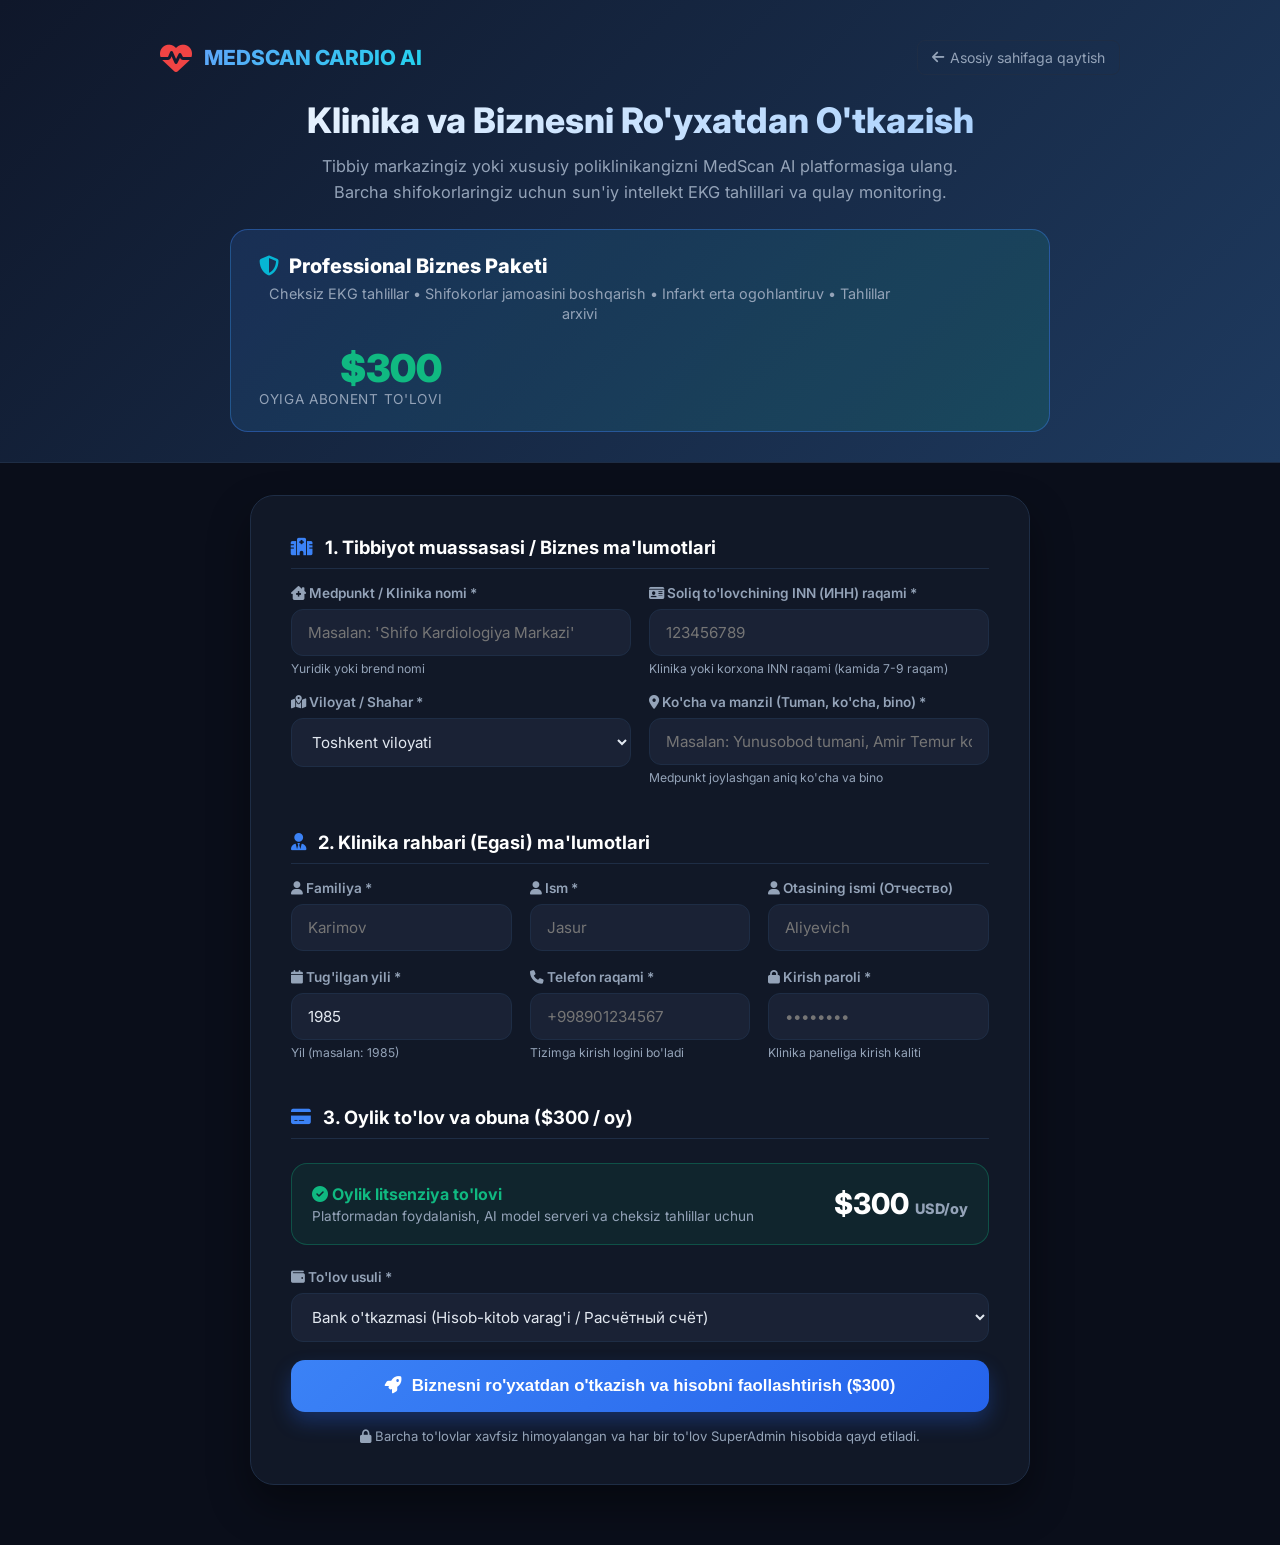
<file: static/register-clinic.html>
<!DOCTYPE html>
<html lang="uz">
<head>
<meta charset="UTF-8">
<meta name="viewport" content="width=device-width, initial-scale=1.0">
<title>Biznesni ulash ($300/oy) – MedScan Cardio AI</title>
<link rel="preconnect" href="https://fonts.googleapis.com">
<link href="https://fonts.googleapis.com/css2?family=Inter:wght@400;500;600;700;800&display=swap" rel="stylesheet">
<link rel="stylesheet" href="https://cdnjs.cloudflare.com/ajax/libs/font-awesome/6.5.1/css/all.min.css">
<style>
*{margin:0;padding:0;box-sizing:border-box}
:root{
  --bg:#0a0e1a;--surface:#111827;--surface2:#1a2235;--border:#1e2d45;
  --accent:#3b82f6;--accent2:#06b6d4;--success:#10b981;--warning:#f59e0b;
  --danger:#ef4444;--text:#e2e8f0;--muted:#94a3b8;
}
body{font-family:'Inter',sans-serif;background:var(--bg);color:var(--text);min-height:100vh;display:flex;flex-direction:column}

/* Header / Hero */
.header{
  background:linear-gradient(135deg,#0f172a 0%,#1e3a5f 100%);
  padding:40px 20px 30px;text-align:center;border-bottom:1px solid var(--border);position:relative;
}
.header-top{display:flex;align-items:center;justify-content:space-between;max-width:960px;margin:0 auto 24px}
.logo-brand{display:flex;align-items:center;gap:12px;text-decoration:none;color:var(--text)}
.logo-icon{font-size:2rem;color:#ef4444}
.logo-title{font-size:1.3rem;font-weight:800;background:linear-gradient(135deg,#60a5fa,#22d3ee);-webkit-background-clip:text;-webkit-text-fill-color:transparent}
.back-link{color:var(--muted);text-decoration:none;font-size:.88rem;display:flex;align-items:center;gap:6px;padding:8px 14px;border:1px solid var(--border);border-radius:8px;transition:.2s}
.back-link:hover{border-color:var(--accent);color:var(--accent)}

.header h1{font-size:2.2rem;font-weight:800;margin-bottom:12px;background:linear-gradient(135deg,#ffffff,#93c5fd);-webkit-background-clip:text;-webkit-text-fill-color:transparent}
.header p{color:var(--muted);max-width:640px;margin:0 auto;line-height:1.6;font-size:1.02rem}

/* Tariff Banner */
.tariff-banner{
  max-width:820px;margin:24px auto 0;
  background:linear-gradient(135deg,rgba(59,130,246,.15),rgba(16,185,129,.15));
  border:1px solid rgba(59,130,246,.4);border-radius:18px;padding:24px 28px;
  display:flex;align-items:center;justify-content:space-between;gap:20px;flex-wrap:wrap;
}
.tariff-info h3{font-size:1.25rem;font-weight:800;color:#fff;display:flex;align-items:center;gap:10px}
.tariff-info p{color:var(--muted);font-size:.9rem;margin-top:6px;line-height:1.4}
.tariff-price{text-align:right}
.tariff-price .price{font-size:2.4rem;font-weight:900;color:var(--success)}
.tariff-price .period{font-size:.85rem;color:var(--muted);text-transform:uppercase;letter-spacing:.05em}

/* Main Container */
.container{max-width:820px;margin:32px auto 60px;padding:0 20px;width:100%}
.form-card{background:var(--surface);border:1px solid var(--border);border-radius:24px;padding:40px;box-shadow:0 20px 40px rgba(0,0,0,.4)}

.section-title{
  display:flex;align-items:center;gap:12px;font-size:1.15rem;font-weight:700;
  color:#fff;margin:28px 0 16px;padding-bottom:10px;border-bottom:1px solid var(--border);
}
.section-title:first-of-type{margin-top:0}
.section-title i{color:var(--accent);font-size:1.1rem}

.grid-2{display:grid;grid-template-columns:1fr 1fr;gap:18px}
.grid-3{display:grid;grid-template-columns:1fr 1fr 1fr;gap:18px}
@media(max-width:680px){
  .grid-2,.grid-3{grid-template-columns:1fr}
  .form-card{padding:24px 18px}
  .tariff-banner{text-align:center;justify-content:center}
  .tariff-price{text-align:center}
}

.field{margin-bottom:18px}
.field label{display:block;font-size:.85rem;font-weight:600;color:var(--muted);margin-bottom:8px}
.field input,.field select,.field textarea{
  width:100%;padding:13px 16px;background:var(--surface2);border:1px solid var(--border);
  border-radius:12px;color:var(--text);font-size:.95rem;outline:none;font-family:inherit;transition:.2s
}
.field input:focus,.field select:focus,.field textarea:focus{border-color:var(--accent);box-shadow:0 0 0 3px rgba(59,130,246,.2)}
.field small{display:block;font-size:.76rem;color:var(--muted);margin-top:5px}

.payment-summary{
  background:rgba(16,185,129,.08);border:1px solid rgba(16,185,129,.3);
  border-radius:16px;padding:20px;margin:24px 0;display:flex;align-items:center;justify-content:space-between;gap:15px;flex-wrap:wrap;
}
.payment-summary-title{font-weight:700;font-size:1rem;color:var(--success)}
.payment-summary-desc{font-size:.85rem;color:var(--muted);margin-top:4px}
.payment-amount{font-size:1.8rem;font-weight:800;color:#fff}

.submit-btn{
  width:100%;padding:16px;background:linear-gradient(135deg,var(--accent),#2563eb);
  color:#fff;border:none;border-radius:14px;font-size:1.05rem;font-weight:700;
  cursor:pointer;transition:.2s;display:flex;align-items:center;justify-content:center;gap:10px;box-shadow:0 10px 20px rgba(37,99,235,.3);
}
.submit-btn:hover{background:linear-gradient(135deg,#2563eb,#1d4ed8);transform:translateY(-1px)}
.submit-btn:disabled{opacity:.6;cursor:not-allowed;transform:none}

.err-box{
  background:rgba(239,68,68,.12);border:1px solid rgba(239,68,68,.3);border-radius:12px;
  padding:14px 18px;color:#fca5a5;font-size:.9rem;margin-bottom:20px;display:none;align-items:center;gap:10px;
}

/* Success Card */
.success-card{
  display:none;background:var(--surface);border:1px solid rgba(16,185,129,.4);border-radius:24px;
  padding:48px 36px;text-align:center;box-shadow:0 20px 40px rgba(0,0,0,.5);
}
.success-icon{font-size:3.5rem;color:var(--success);margin-bottom:16px}
.success-card h2{font-size:1.8rem;font-weight:800;margin-bottom:12px;color:#fff}
.success-card p{color:var(--muted);font-size:1rem;line-height:1.6;max-width:540px;margin:0 auto 24px}
.success-details{
  background:var(--surface2);border:1px solid var(--border);border-radius:14px;
  padding:20px;max-width:480px;margin:0 auto 28px;text-align:left;font-size:.9rem;
}
.success-details-row{display:flex;justify-content:space-between;padding:8px 0;border-bottom:1px solid rgba(255,255,255,.05)}
.success-details-row:last-child{border-bottom:none}
.btn-dashboard{
  display:inline-flex;align-items:center;gap:10px;padding:14px 32px;
  background:var(--success);color:#fff;border-radius:12px;font-weight:700;
  text-decoration:none;font-size:1rem;transition:.2s;box-shadow:0 10px 20px rgba(16,185,129,.3);
}
.btn-dashboard:hover{background:#059669;transform:translateY(-1px)}
</style>
</head>
<body>

<header class="header">
  <div class="header-top">
    <a href="/" class="logo-brand">
      <i class="fa-solid fa-heart-pulse logo-icon"></i>
      <span class="logo-title">MEDSCAN CARDIO AI</span>
    </a>
    <a href="/" class="back-link"><i class="fa-solid fa-arrow-left"></i> Asosiy sahifaga qaytish</a>
  </div>

  <h1>Klinika va Biznesni Ro'yxatdan O'tkazish</h1>
  <p>Tibbiy markazingiz yoki xususiy poliklinikangizni MedScan AI platformasiga ulang. Barcha shifokorlaringiz uchun sun'iy intellekt EKG tahlillari va qulay monitoring.</p>

  <div class="tariff-banner">
    <div class="tariff-info">
      <h3><i class="fa-solid fa-shield-halved" style="color:var(--accent2)"></i> Professional Biznes Paketi</h3>
      <p>Cheksiz EKG tahlillar • Shifokorlar jamoasini boshqarish • Infarkt erta ogohlantiruv • Tahlillar arxivi</p>
    </div>
    <div class="tariff-price">
      <div class="price">$300</div>
      <div class="period">Oyiga abonent to'lovi</div>
    </div>
  </div>
</header>

<main class="container">
  <!-- Form Card -->
  <div class="form-card" id="formCard">
    <div class="err-box" id="errBox"><i class="fa-solid fa-circle-exclamation"></i><span id="errText"></span></div>

    <form id="businessRegisterForm" onsubmit="handleBusinessSubmit(event)">
      <!-- 1. KLINIKA MA'LUMOTLARI -->
      <div class="section-title">
        <i class="fa-solid fa-hospital"></i> 1. Tibbiyot muassasasi / Biznes ma'lumotlari
      </div>

      <div class="grid-2">
        <div class="field">
          <label><i class="fa-solid fa-clinic-medical"></i> Medpunkt / Klinika nomi *</label>
          <input type="text" id="clinic_name" placeholder="Masalan: 'Shifo Kardiologiya Markazi'" required>
          <small>Yuridik yoki brend nomi</small>
        </div>
        <div class="field">
          <label><i class="fa-solid fa-id-card"></i> Soliq to'lovchining INN (ИНН) raqami *</label>
          <input type="text" id="inn" placeholder="123456789" maxlength="12" required>
          <small>Klinika yoki korxona INN raqami (kamida 7-9 raqam)</small>
        </div>
      </div>

      <div class="grid-2">
        <div class="field">
          <label><i class="fa-solid fa-map-location-dot"></i> Viloyat / Shahar *</label>
          <select id="region" required>
            <option value="Toshkent shahri">Toshkent shahri</option>
            <option value="Toshkent viloyati" selected>Toshkent viloyati</option>
            <option value="Andijon viloyati">Andijon viloyati</option>
            <option value="Buxoro viloyati">Buxoro viloyati</option>
            <option value="Farg'ona viloyati">Farg'ona viloyati</option>
            <option value="Jizzax viloyati">Jizzax viloyati</option>
            <option value="Namangan viloyati">Namangan viloyati</option>
            <option value="Navoiy viloyati">Navoiy viloyati</option>
            <option value="Qashqadaryo viloyati">Qashqadaryo viloyati</option>
            <option value="Qoraqalpog'iston Respublikasi">Qoraqalpog'iston Respublikasi</option>
            <option value="Samarqand viloyati">Samarqand viloyati</option>
            <option value="Sirdaryo viloyati">Sirdaryo viloyati</option>
            <option value="Surxondaryo viloyati">Surxondaryo viloyati</option>
            <option value="Xorazm viloyati">Xorazm viloyati</option>
          </select>
        </div>
        <div class="field">
          <label><i class="fa-solid fa-location-dot"></i> Ko'cha va manzil (Tuman, ko'cha, bino) *</label>
          <input type="text" id="address" placeholder="Masalan: Yunusobod tumani, Amir Temur ko'chasi, 45-uy" required>
          <small>Medpunkt joylashgan aniq ko'cha va bino</small>
        </div>
      </div>

      <!-- 2. RAHBAR / EGASI MA'LUMOTLARI -->
      <div class="section-title">
        <i class="fa-solid fa-user-tie"></i> 2. Klinika rahbari (Egasi) ma'lumotlari
      </div>

      <div class="grid-3">
        <div class="field">
          <label><i class="fa-solid fa-user"></i> Familiya *</label>
          <input type="text" id="last_name" placeholder="Karimov" required>
        </div>
        <div class="field">
          <label><i class="fa-solid fa-user"></i> Ism *</label>
          <input type="text" id="first_name" placeholder="Jasur" required>
        </div>
        <div class="field">
          <label><i class="fa-solid fa-user"></i> Otasining ismi (Отчество)</label>
          <input type="text" id="middle_name" placeholder="Aliyevich">
        </div>
      </div>

      <div class="grid-3">
        <div class="field">
          <label><i class="fa-solid fa-calendar"></i> Tug'ilgan yili *</label>
          <input type="number" id="birth_year" min="1940" max="2010" value="1985" required>
          <small>Yil (masalan: 1985)</small>
        </div>
        <div class="field">
          <label><i class="fa-solid fa-phone"></i> Telefon raqami *</label>
          <input type="tel" id="phone" placeholder="+998901234567" required>
          <small>Tizimga kirish logini bo'ladi</small>
        </div>
        <div class="field">
          <label><i class="fa-solid fa-lock"></i> Kirish paroli *</label>
          <input type="password" id="passcode" placeholder="••••••••" minlength="4" required>
          <small>Klinika paneliga kirish kaliti</small>
        </div>
      </div>

      <!-- 3. TO'LOV VA TARIF -->
      <div class="section-title">
        <i class="fa-solid fa-credit-card"></i> 3. Oylik to'lov va obuna ($300 / oy)
      </div>

      <div class="payment-summary">
        <div>
          <div class="payment-summary-title"><i class="fa-solid fa-check-circle"></i> Oylik litsenziya to'lovi</div>
          <div class="payment-summary-desc">Platformadan foydalanish, AI model serveri va cheksiz tahlillar uchun</div>
        </div>
        <div class="payment-amount">$300 <span style="font-size:.9rem;color:var(--muted)">USD/oy</span></div>
      </div>

      <div class="field">
        <label><i class="fa-solid fa-wallet"></i> To'lov usuli *</label>
        <select id="payment_method" required>
          <option value="Bank o'tkazmasi (Hisob-kitob varag'i)" selected>Bank o'tkazmasi (Hisob-kitob varag'i / Расчётный счёт)</option>
          <option value="Korporativ karta (Uzcard / Humo)">Korporativ karta (Uzcard / Humo)</option>
          <option value="Payme / Click Business">Payme / Click Business</option>
          <option value="Xalqaro karta (Visa / Mastercard)">Xalqaro karta (Visa / Mastercard)</option>
        </select>
      </div>

      <button type="submit" class="submit-btn" id="submitBtn">
        <i class="fa-solid fa-rocket"></i> Biznesni ro'yxatdan o'tkazish va hisobni faollashtirish ($300)
      </button>

      <p style="text-align:center;font-size:.82rem;color:var(--muted);margin-top:16px">
        <i class="fa-solid fa-lock"></i> Barcha to'lovlar xavfsiz himoyalangan va har bir to'lov SuperAdmin hisobida qayd etiladi.
      </p>
    </form>
  </div>

  <!-- Success Card -->
  <div class="success-card" id="successCard">
    <div class="success-icon"><i class="fa-solid fa-circle-check"></i></div>
    <h2>Klinika muvaffaqiyatli ro'yxatdan o'tdi!</h2>
    <p>Klinikangiz uchun $300 oylik obuna faollashtirildi. Siz klinika egasi (<strong style="color:#fff">clinicadmin</strong>) sifatida tizimga ulandingiz. Endi shifokorlaringizni qo'shishingiz va EKG tahlillarini boshlashingiz mumkin.</p>

    <div class="success-details" id="successDetails">
      <!-- Injected by JS -->
    </div>

    <a href="/" class="btn-dashboard">
      <i class="fa-solid fa-chart-pie"></i> Klinika boshqaruv paneliga o'tish
    </a>
  </div>
</main>

<script>
async function handleBusinessSubmit(e) {
  e.preventDefault();
  const btn = document.getElementById('submitBtn');
  const errBox = document.getElementById('errBox');
  const errText = document.getElementById('errText');
  errBox.style.display = 'none';

  const clinic_name = document.getElementById('clinic_name').value.trim();
  const inn = document.getElementById('inn').value.trim();
  const region = document.getElementById('region').value;
  const address = document.getElementById('address').value.trim();
  const last_name = document.getElementById('last_name').value.trim();
  const first_name = document.getElementById('first_name').value.trim();
  const middle_name = document.getElementById('middle_name').value.trim();
  const birth_year = document.getElementById('birth_year').value.trim();
  const phone = document.getElementById('phone').value.trim();
  const passcode = document.getElementById('passcode').value.trim();
  const payment_method = document.getElementById('payment_method').value;

  if (inn.length < 7) {
    showError("INN raqami to'liq kiritilishi lozim (kamida 7-9 raqam)");
    return;
  }

  btn.disabled = true;
  btn.innerHTML = '<i class="fa-solid fa-spinner fa-spin"></i> Ro\'yxatdan o\'tkazilmoqda va to\'lov qayd etilmoqda...';

  const fd = new FormData();
  fd.append('clinic_name', clinic_name);
  fd.append('inn', inn);
  fd.append('region', region);
  fd.append('district', address);
  fd.append('address', address);
  fd.append('last_name', last_name);
  fd.append('first_name', first_name);
  fd.append('middle_name', middle_name);
  fd.append('birth_year', birth_year);
  fd.append('phone', phone);
  fd.append('passcode', passcode);
  fd.append('payment_method', payment_method);

  try {
    const res = await fetch('/api/register-business', {
      method: 'POST',
      body: fd
    });
    const data = await res.json();
    if (!res.ok || data.status !== 'success') {
      throw new Error(data.detail || data.message || "Ro'yxatdan o'tishda xatolik yuz berdi");
    }

    // Save token and user details to localStorage for instant platform login
    if (data.token) {
      localStorage.setItem('cardio_token', data.token);
      localStorage.setItem('auth_token', data.token);
    }
    if (data.user) {
      localStorage.setItem('cardio_user', JSON.stringify(data.user));
    }
    if (data.clinic) {
      localStorage.setItem('cardio_clinic', JSON.stringify(data.clinic));
    }

    // Render success details
    const detailsHtml = `
      <div class="success-details-row"><span>Klinika nomi:</span> <b>${data.clinic.name}</b></div>
      <div class="success-details-row"><span>INN:</span> <b>${data.clinic.inn}</b></div>
      <div class="success-details-row"><span>Klinika egasi:</span> <b>${data.user.last_name} ${data.user.first_name} ${data.user.middle_name || ''}</b></div>
      <div class="success-details-row"><span>Tug'ilgan yili:</span> <b>${data.user.birth_year || birth_year}</b></div>
      <div class="success-details-row"><span>Telefon:</span> <b>${data.user.phone}</b></div>
      <div class="success-details-row"><span>Oylik obuna to'lovi:</span> <b style="color:var(--success)">$300.00 USD (Qabul qilindi)</b></div>
      <div class="success-details-row"><span>To'lov usuli:</span> <b>${payment_method}</b></div>
    `;
    document.getElementById('successDetails').innerHTML = detailsHtml;

    document.getElementById('formCard').style.display = 'none';
    document.getElementById('successCard').style.display = 'block';
    window.scrollTo({top: 0, behavior: 'smooth'});

  } catch (err) {
    showError(err.message);
    btn.disabled = false;
    btn.innerHTML = '<i class="fa-solid fa-rocket"></i> Qaytadan urinish';
  }
}

function showError(msg) {
  const errBox = document.getElementById('errBox');
  const errText = document.getElementById('errText');
  errText.textContent = msg;
  errBox.style.display = 'flex';
  errBox.scrollIntoView({behavior:'smooth', block:'center'});
}
</script>
</body>
</html>
</file>
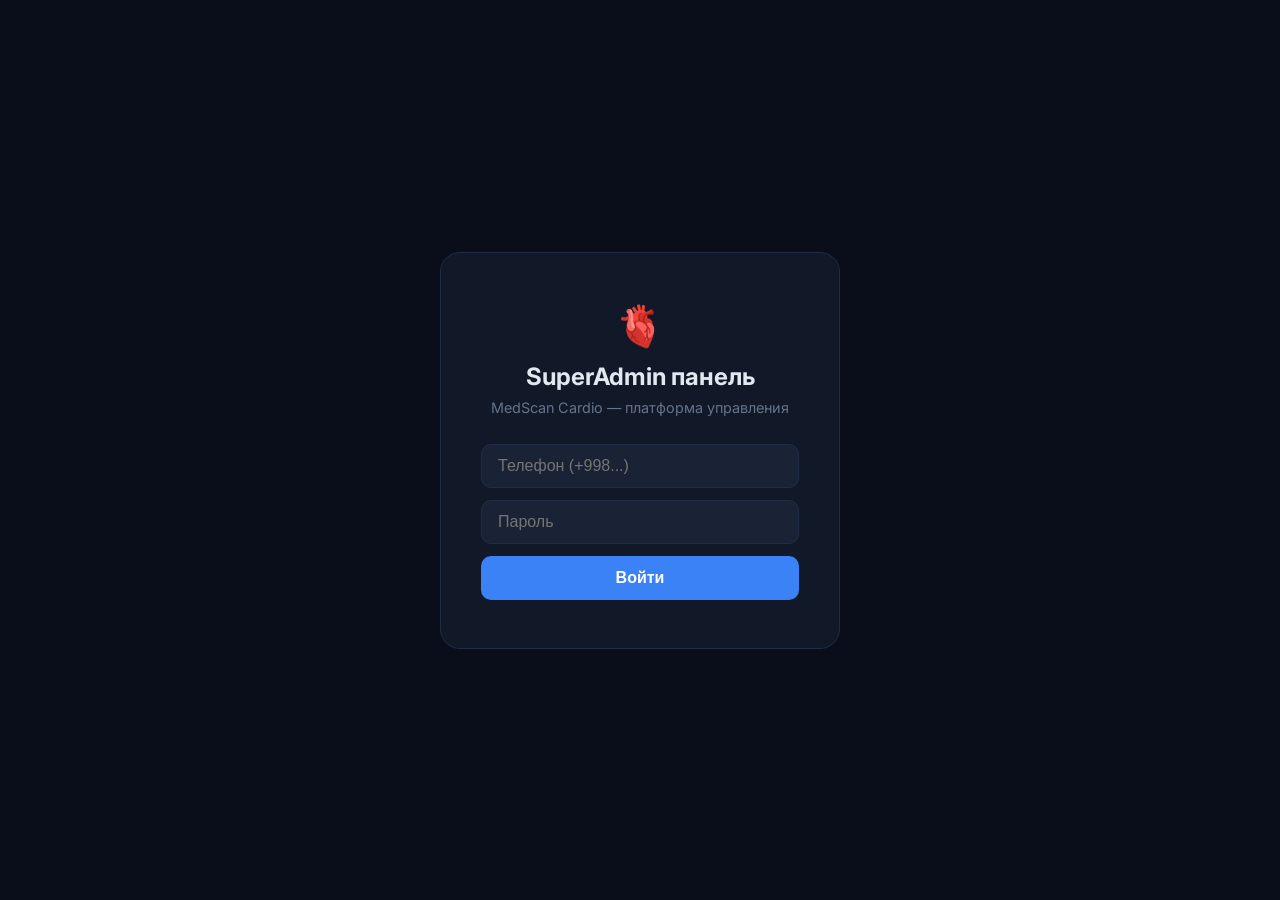
<file: static/superadmin.html>
<!DOCTYPE html>
<html lang="ru">
<head>
<meta charset="UTF-8">
<meta name="viewport" content="width=device-width, initial-scale=1.0">
<title>SuperAdmin – MedScan Cardio</title>
<link rel="preconnect" href="https://fonts.googleapis.com">
<link href="https://fonts.googleapis.com/css2?family=Inter:wght@400;500;600;700;800&display=swap" rel="stylesheet">
<link rel="stylesheet" href="https://cdnjs.cloudflare.com/ajax/libs/font-awesome/6.5.1/css/all.min.css">
<style>
*{margin:0;padding:0;box-sizing:border-box}
:root{
  --bg:#0a0e1a;--surface:#111827;--surface2:#1a2235;--border:#1e2d45;
  --accent:#3b82f6;--accent2:#06b6d4;--danger:#ef4444;--success:#10b981;
  --warning:#f59e0b;--text:#e2e8f0;--muted:#64748b;
}
body{font-family:'Inter',sans-serif;background:var(--bg);color:var(--text);min-height:100vh}
.login-overlay{
  position:fixed;inset:0;background:var(--bg);display:flex;align-items:center;
  justify-content:center;z-index:1000;flex-direction:column;gap:24px
}
.login-card{
  background:var(--surface);border:1px solid var(--border);border-radius:20px;
  padding:48px 40px;max-width:400px;width:90%;text-align:center
}
.login-card h2{font-size:1.5rem;font-weight:700;margin-bottom:8px}
.login-card p{color:var(--muted);font-size:.9rem;margin-bottom:28px}
.login-card input{
  width:100%;padding:12px 16px;background:var(--surface2);border:1px solid var(--border);
  border-radius:10px;color:var(--text);font-size:1rem;margin-bottom:12px;outline:none
}
.login-card input:focus{border-color:var(--accent)}
.btn{
  width:100%;padding:13px;border:none;border-radius:10px;font-size:1rem;
  font-weight:600;cursor:pointer;transition:.2s
}
.btn-primary{background:var(--accent);color:#fff}
.btn-primary:hover{background:#2563eb}
.err-msg{color:var(--danger);font-size:.85rem;margin-top:8px;display:none}

/* Layout */
.sidebar{
  position:fixed;top:0;left:0;width:240px;height:100vh;background:var(--surface);
  border-right:1px solid var(--border);padding:24px 0;display:flex;flex-direction:column;z-index:100
}
.logo{padding:0 24px 24px;border-bottom:1px solid var(--border)}
.logo h1{font-size:1.1rem;font-weight:800;background:linear-gradient(135deg,var(--accent),var(--accent2));
  -webkit-background-clip:text;-webkit-text-fill-color:transparent}
.logo p{font-size:.7rem;color:var(--muted);margin-top:2px}
.nav{flex:1;padding:16px 0}
.nav-item{
  display:flex;align-items:center;gap:12px;padding:11px 24px;cursor:pointer;
  color:var(--muted);transition:.2s;font-size:.9rem;border-left:3px solid transparent
}
.nav-item:hover{background:var(--surface2);color:var(--text)}
.nav-item.active{color:var(--accent);border-left-color:var(--accent);background:rgba(59,130,246,.08)}
.nav-item i{width:18px;text-align:center}
.sidebar-footer{padding:16px 24px;border-top:1px solid var(--border)}
.user-chip{display:flex;align-items:center;gap:10px}
.avatar{width:34px;height:34px;background:var(--accent);border-radius:50%;display:flex;align-items:center;justify-content:center;font-weight:700;font-size:.9rem}
.user-info p{font-size:.85rem;font-weight:600}
.user-info span{font-size:.75rem;color:var(--muted)}

.main{margin-left:240px;padding:32px;min-height:100vh}
.page{display:none}
.page.active{display:block}
.page-title{font-size:1.6rem;font-weight:800;margin-bottom:24px}
.page-title span{color:var(--accent)}

/* Stats */
.stats-grid{display:grid;grid-template-columns:repeat(auto-fit,minmax(200px,1fr));gap:16px;margin-bottom:28px}
.stat-card{
  background:var(--surface);border:1px solid var(--border);border-radius:16px;
  padding:24px;display:flex;align-items:center;gap:16px;transition:.2s
}
.stat-card:hover{border-color:var(--accent);transform:translateY(-2px)}
.stat-icon{width:48px;height:48px;border-radius:12px;display:flex;align-items:center;justify-content:center;font-size:1.3rem;flex-shrink:0}
.stat-val{font-size:1.9rem;font-weight:800}
.stat-label{font-size:.8rem;color:var(--muted);margin-top:2px}

/* Table */
.card{background:var(--surface);border:1px solid var(--border);border-radius:16px;overflow:hidden;margin-bottom:24px}
.card-header{padding:20px 24px;border-bottom:1px solid var(--border);display:flex;justify-content:space-between;align-items:center}
.card-header h3{font-size:1rem;font-weight:700}
.badge{padding:4px 10px;border-radius:20px;font-size:.75rem;font-weight:600}
.badge-pending{background:rgba(245,158,11,.15);color:var(--warning)}
.badge-active{background:rgba(16,185,129,.15);color:var(--success)}
.badge-blocked{background:rgba(239,68,68,.15);color:var(--danger)}
.badge-rejected{background:rgba(100,116,139,.15);color:var(--muted)}
table{width:100%;border-collapse:collapse}
th,td{padding:14px 20px;text-align:left;font-size:.875rem;border-bottom:1px solid var(--border)}
th{color:var(--muted);font-weight:600;font-size:.8rem;text-transform:uppercase;letter-spacing:.04em}
tr:last-child td{border-bottom:none}
tr:hover td{background:var(--surface2)}
.action-btn{
  padding:6px 14px;border:none;border-radius:8px;cursor:pointer;font-size:.8rem;
  font-weight:600;transition:.2s;margin-right:4px
}
.btn-approve{background:rgba(16,185,129,.15);color:var(--success);border:1px solid rgba(16,185,129,.3)}
.btn-approve:hover{background:var(--success);color:#fff}
.btn-reject{background:rgba(239,68,68,.1);color:var(--danger);border:1px solid rgba(239,68,68,.3)}
.btn-reject:hover{background:var(--danger);color:#fff}
.btn-block{background:rgba(245,158,11,.1);color:var(--warning);border:1px solid rgba(245,158,11,.3)}
.btn-block:hover{background:var(--warning);color:#fff}
.tab-bar{display:flex;gap:8px;padding:16px 20px;border-bottom:1px solid var(--border)}
.tab{padding:7px 16px;border-radius:8px;cursor:pointer;font-size:.85rem;font-weight:600;border:none;background:transparent;color:var(--muted);transition:.2s}
.tab.active{background:var(--accent);color:#fff}
.empty{padding:48px;text-align:center;color:var(--muted)}
.empty i{font-size:2rem;margin-bottom:12px;display:block}

/* Toast */
.toast{
  position:fixed;bottom:28px;right:28px;background:var(--surface2);border:1px solid var(--border);
  border-radius:12px;padding:14px 20px;font-size:.9rem;opacity:0;transform:translateY(20px);
  transition:.4s;z-index:999;max-width:320px;pointer-events:none
}
.toast.show{opacity:1;transform:translateY(0)}
.toast.ok{border-left:4px solid var(--success)}
.toast.fail{border-left:4px solid var(--danger)}

/* Modal */
.modal-bg{position:fixed;inset:0;background:rgba(0,0,0,.6);backdrop-filter:blur(4px);
  display:flex;align-items:center;justify-content:center;z-index:500;display:none}
.modal{background:var(--surface);border:1px solid var(--border);border-radius:20px;
  padding:32px;max-width:440px;width:90%}
.modal h3{font-size:1.1rem;font-weight:700;margin-bottom:16px}
.modal label{display:block;font-size:.82rem;color:var(--muted);margin-bottom:6px;margin-top:14px}
.modal input,.modal select{width:100%;padding:10px 14px;background:var(--bg);border:1px solid var(--border);
  border-radius:8px;color:var(--text);font-size:.9rem;outline:none;font-family:inherit}
.modal input:focus,.modal select:focus{border-color:var(--accent)}
.modal-actions{display:flex;gap:10px;margin-top:24px}
.modal-actions button{flex:1;padding:11px;border-radius:10px;border:none;cursor:pointer;font-weight:600}
.btn-confirm{background:var(--success);color:#fff}
.btn-cancel{background:var(--surface2);color:var(--text)}
</style>
</head>
<body>

<!-- Login overlay -->
<div class="login-overlay" id="loginOverlay">
  <div class="login-card">
    <div style="font-size:2.5rem;margin-bottom:12px">🫀</div>
    <h2>SuperAdmin панель</h2>
    <p>MedScan Cardio — платформа управления</p>
    <input type="tel" id="loginPhone" placeholder="Телефон (+998...)" autocomplete="off">
    <input type="password" id="loginCode" placeholder="Пароль" autocomplete="off">
    <button class="btn btn-primary" onclick="doLogin()">Войти</button>
    <p class="err-msg" id="loginErr">Неверный логин или пароль</p>
  </div>
</div>

<!-- Sidebar -->
<div class="sidebar" id="sidebar" style="display:none">
  <div class="logo">
    <h1>🫀 MedScan Cardio</h1>
    <p>SuperAdmin Console v2.0</p>
  </div>
  <nav class="nav">
    <div class="nav-item active" onclick="showPage('dashboard')"><i class="fa-solid fa-gauge-high"></i> Главная</div>
    <div class="nav-item" onclick="showPage('clinics')"><i class="fa-solid fa-hospital"></i> Клиники</div>
    <div class="nav-item" onclick="showPage('payments')"><i class="fa-solid fa-credit-card"></i> Платежи ($300/мес) <span id="paymentCountBadge" style="background:var(--success);color:#fff;border-radius:20px;padding:1px 8px;font-size:.72rem;font-weight:700;margin-left:auto;display:none"></span></div>
    <div class="nav-item" onclick="showPage('applications')"><i class="fa-solid fa-file-circle-check"></i> Заявки <span id="pendingBadge" style="background:var(--warning);color:#000;border-radius:20px;padding:1px 8px;font-size:.72rem;font-weight:700;margin-left:auto"></span></div>
    <div class="nav-item" onclick="window.location.href='/'"><i class="fa-solid fa-arrow-left"></i> На сайт</div>
  </nav>
  <div class="sidebar-footer">
    <div class="user-chip">
      <div class="avatar">SA</div>
      <div class="user-info"><p id="adminName">SuperAdmin</p><span>superadmin</span></div>
    </div>
  </div>
</div>

<!-- Main -->
<div class="main" id="mainContent" style="display:none">

  <!-- Dashboard -->
  <div class="page active" id="page-dashboard">
    <div class="page-title">Панель управления <span>SuperAdmin</span></div>
    <div class="stats-grid">
      <div class="stat-card">
        <div class="stat-icon" style="background:rgba(16,185,129,.15);color:var(--success)"><i class="fa-solid fa-sack-dollar"></i></div>
        <div><div class="stat-val" id="s-revenue">$0</div><div class="stat-label">Общая выручка ($)</div></div>
      </div>
      <div class="stat-card">
        <div class="stat-icon" style="background:rgba(59,130,246,.15);color:var(--accent)"><i class="fa-solid fa-coins"></i></div>
        <div><div class="stat-val" id="s-mrr">$0</div><div class="stat-label">Ежемесячный MRR ($300/кл.)</div></div>
      </div>
      <div class="stat-card">
        <div class="stat-icon" style="background:rgba(6,182,212,.15);color:var(--accent2)"><i class="fa-solid fa-hospital"></i></div>
        <div><div class="stat-val" id="s-clinics">—</div><div class="stat-label">Активных клиник</div></div>
      </div>
      <div class="stat-card">
        <div class="stat-icon" style="background:rgba(168,85,247,.15);color:#a855f7"><i class="fa-solid fa-heart-pulse"></i></div>
        <div><div class="stat-val" id="s-scans">—</div><div class="stat-label">Всего анализов</div></div>
      </div>
      <div class="stat-card">
        <div class="stat-icon" style="background:rgba(239,68,68,.15);color:var(--danger)"><i class="fa-solid fa-hand-holding-heart"></i></div>
        <div><div class="stat-val" id="s-lives">—</div><div class="stat-label">Спасённых жизней</div></div>
      </div>
      <div class="stat-card">
        <div class="stat-icon" style="background:rgba(245,158,11,.15);color:var(--warning)"><i class="fa-solid fa-clock"></i></div>
        <div><div class="stat-val" id="s-pending">—</div><div class="stat-label">Новых заявок</div></div>
      </div>
    </div>

    <!-- Recent clinics preview -->
    <div class="card">
      <div class="card-header"><h3>Последние клиники</h3><button class="action-btn btn-approve" onclick="showPage('clinics')">Все клиники</button></div>
      <table><thead><tr><th>Название</th><th>ИНН</th><th>Статус</th><th>Анализов</th><th>Создана</th></tr></thead>
      <tbody id="dashClinicsTbody"><tr><td colspan="5" class="empty"><i class="fa-solid fa-spinner fa-spin"></i>Загрузка...</td></tr></tbody></table>
    </div>
  </div>

  <!-- Clinics page -->
  <div class="page" id="page-clinics">
    <div class="page-title">Клиники <span>платформы</span></div>
    <div class="card">
      <div class="card-header"><h3 id="clinicCount">Все клиники</h3></div>
      <table><thead><tr><th>#</th><th>Название</th><th>ИНН</th><th>Статус</th><th>Оплата</th><th>Лимит</th><th>Анализов</th><th>Врачей</th><th>Действия</th></tr></thead>
      <tbody id="clinicsTbody"><tr><td colspan="9" class="empty"><i class="fa-solid fa-spinner fa-spin"></i></td></tr></tbody></table>
    </div>
  </div>

  <!-- Payments page ($300/oy) -->
  <div class="page" id="page-payments">
    <div class="page-title">Платежи и подписки <span>($300/мес)</span></div>
    
    <div class="stats-grid">
      <div class="stat-card">
        <div class="stat-icon" style="background:rgba(16,185,129,.15);color:var(--success)"><i class="fa-solid fa-money-bill-wave"></i></div>
        <div><div class="stat-val" id="payTotalRevenue">$0</div><div class="stat-label">Всего поступило оплат</div></div>
      </div>
      <div class="stat-card">
        <div class="stat-icon" style="background:rgba(59,130,246,.15);color:var(--accent)"><i class="fa-solid fa-calendar-check"></i></div>
        <div><div class="stat-val" id="payMRR">$0</div><div class="stat-label">Текущий MRR ($300/кл.)</div></div>
      </div>
      <div class="stat-card">
        <div class="stat-icon" style="background:rgba(6,182,212,.15);color:var(--accent2)"><i class="fa-solid fa-hospital-user"></i></div>
        <div><div class="stat-val" id="payActiveClinics">0</div><div class="stat-label">Активных платящих клиник</div></div>
      </div>
    </div>

    <div class="card">
      <div class="card-header">
        <h3><i class="fa-solid fa-receipt"></i> История оплат от всех клиник</h3>
        <button class="action-btn btn-approve" onclick="openAddPaymentModal()"><i class="fa-solid fa-plus"></i> Подтвердить новый платёж ($300)</button>
      </div>
      <table>
        <thead>
          <tr>
            <th>#</th>
            <th>Дата</th>
            <th>Клиника</th>
            <th>ИНН</th>
            <th>Плательщик / Владелец</th>
            <th>Телефон</th>
            <th>Сумма</th>
            <th>Способ оплаты</th>
            <th>Статус</th>
          </tr>
        </thead>
        <tbody id="paymentsTbody">
          <tr><td colspan="9" class="empty"><i class="fa-solid fa-spinner fa-spin"></i> Загрузка...</td></tr>
        </tbody>
      </table>
    </div>
  </div>

  <!-- Applications page -->
  <div class="page" id="page-applications">
    <div class="page-title">Заявки <span>клиник</span></div>
    <div class="card">
      <div class="tab-bar">
        <button class="tab active" onclick="loadApps('pending',this)">Ожидают</button>
        <button class="tab" onclick="loadApps('active',this)">Одобренные</button>
        <button class="tab" onclick="loadApps('rejected',this)">Отклонённые</button>
      </div>
      <table><thead><tr><th>#</th><th>Клиника</th><th>ИНН</th><th>Контакт</th><th>Телефон</th><th>Адрес</th><th>Дата</th><th>Действия</th></tr></thead>
      <tbody id="appsTbody"><tr><td colspan="8" class="empty"><i class="fa-solid fa-spinner fa-spin"></i></td></tr></tbody></table>
    </div>
  </div>

</div>

<!-- Approve modal -->
<div class="modal-bg" id="approveModal">
  <div class="modal">
    <h3>✅ Одобрить заявку</h3>
    <p style="color:var(--muted);font-size:.85rem">Будет создана новая клиника и выдан уникальный Clinic ID.</p>
    <label>Лимит сканирований в месяц</label>
    <input type="number" id="approveLimit" value="500" min="1">
    <div class="modal-actions">
      <button class="btn-cancel" onclick="closeModal()">Отмена</button>
      <button class="btn-confirm" onclick="confirmApprove()">Одобрить</button>
    </div>
  </div>
</div>

<!-- Add Payment Modal ($300) -->
<div class="modal-bg" id="paymentModal">
  <div class="modal">
    <h3>💳 Принять / Подтвердить платёж</h3>
    <p style="color:var(--muted);font-size:.85rem">Зафиксировать ежемесячный платёж $300 от клиники в системе.</p>
    
    <label>Клиника *</label>
    <select id="payClinicSelect"></select>

    <label>Сумма ($ USD) *</label>
    <input type="number" id="payAmount" value="300" min="1">

    <label>Способ оплаты *</label>
    <select id="payMethod">
      <option value="Bank Transfer">Банковский перевод (Расчётный счёт)</option>
      <option value="Payme / Click">Payme / Click</option>
      <option value="Корпоративная карта">Корпоративная карта</option>
      <option value="Наличные / Другое">Наличные / Другое</option>
    </select>

    <label>Назначение платежа</label>
    <input type="text" id="payDesc" value="MedScan Cardio ежемесячная подписка ($300)">

    <div class="modal-actions">
      <button class="btn-cancel" onclick="closePaymentModal()">Отмена</button>
      <button class="btn-confirm" onclick="confirmPaymentSubmit()">Подтвердить ($300)</button>
    </div>
  </div>
</div>

<!-- Toast -->
<div class="toast" id="toast"></div>

<script>
const API = '';
let token = localStorage.getItem('sa_token') || '';
let pendingAppId = null;
let currentStats = null;
let currentPayments = null;

// ── Auth ──────────────────────────────────────────────────────────────────────
async function doLogin() {
  const phone = document.getElementById('loginPhone').value.trim();
  const code  = document.getElementById('loginCode').value.trim();
  const err   = document.getElementById('loginErr');
  err.style.display = 'none';
  try {
    const fd = new FormData();
    fd.append('phone', phone); fd.append('passcode', code);
    const r = await fetch(API + '/api/auth/login', {method:'POST', body:fd});
    const d = await r.json();
    if (!r.ok) throw new Error(d.detail || 'Ошибка');
    if (d.user.role !== 'superadmin') throw new Error('Недостаточно прав доступа');
    token = d.token;
    localStorage.setItem('sa_token', token);
    document.getElementById('adminName').textContent = d.user.first_name + ' ' + d.user.last_name;
    showApp();
  } catch(e) {
    err.textContent = e.message;
    err.style.display = 'block';
  }
}
document.getElementById('loginCode').addEventListener('keydown', e => { if(e.key==='Enter') doLogin(); });

function showApp() {
  document.getElementById('loginOverlay').style.display = 'none';
  document.getElementById('sidebar').style.display = 'flex';
  document.getElementById('mainContent').style.display = 'block';
  loadStats();
  loadPayments();
  loadApps('pending', null);
}

// Check existing token on load
window.addEventListener('load', () => {
  if (token) {
    fetch(API + '/api/superadmin/stats', {headers:{Authorization:'Bearer '+token}})
      .then(r => r.ok ? r.json() : Promise.reject())
      .then(d => { currentStats = d; showApp(); applyStats(d); })
      .catch(() => { token = ''; localStorage.removeItem('sa_token'); });
  }
});

// ── Navigation ────────────────────────────────────────────────────────────────
function showPage(id) {
  document.querySelectorAll('.page').forEach(p => p.classList.remove('active'));
  document.querySelectorAll('.nav-item').forEach(n => n.classList.remove('active'));
  const pageEl = document.getElementById('page-' + id);
  if (pageEl) pageEl.classList.add('active');
  if (event && event.currentTarget) event.currentTarget.classList.add('active');
  if (id === 'dashboard') { loadStats(); loadPayments(); }
  if (id === 'clinics') renderClinics();
  if (id === 'payments') loadPayments();
  if (id === 'applications') loadApps('pending', document.querySelector('.tab'));
}

// ── Stats ─────────────────────────────────────────────────────────────────────
async function loadStats() {
  try {
    const r = await fetch(API + '/api/superadmin/stats', {headers:{Authorization:'Bearer '+token}});
    const d = await r.json();
    currentStats = d;
    applyStats(d);
  } catch(e) { console.error(e); }
}

function applyStats(d) {
  document.getElementById('s-clinics').textContent = d.total_clinics;
  document.getElementById('s-scans').textContent   = d.total_scans.toLocaleString();
  document.getElementById('s-lives').textContent   = d.lives_saved;
  document.getElementById('s-pending').textContent = d.pending_applications;
  const pb = document.getElementById('pendingBadge');
  if (pb) pb.textContent = d.pending_applications > 0 ? d.pending_applications : '';

  // Dashboard table (last 5)
  const tbody = document.getElementById('dashClinicsTbody');
  const list = (d.clinics || []).slice(0, 5);
  if (!list.length) { tbody.innerHTML = '<tr><td colspan="5" class="empty"><i class="fa-solid fa-circle-info"></i> Нет клиник</td></tr>'; return; }
  tbody.innerHTML = list.map(c => `
    <tr>
      <td><b>${c.name}</b></td>
      <td>${c.inn || '—'}</td>
      <td><span class="badge badge-${c.status === 'active' ? 'active' : 'blocked'}">${c.status === 'active' ? 'Активна' : 'Заблок.'}</span></td>
      <td>${c.scans_done}</td>
      <td>${c.created_at}</td>
    </tr>`).join('');
}

// ── Payments Management ($300/мес) ─────────────────────────────────────────────
async function loadPayments() {
  const tbody = document.getElementById('paymentsTbody');
  try {
    const r = await fetch(API + '/api/superadmin/payments', {headers:{Authorization:'Bearer '+token}});
    const d = await r.json();
    if (!r.ok) return;
    currentPayments = d;
    
    // Update summary counters
    document.getElementById('s-revenue').textContent = '$' + (d.total_revenue || 0).toLocaleString();
    document.getElementById('s-mrr').textContent = '$' + (d.mrr || 0).toLocaleString();
    document.getElementById('payTotalRevenue').textContent = '$' + (d.total_revenue || 0).toLocaleString();
    document.getElementById('payMRR').textContent = '$' + (d.mrr || 0).toLocaleString();
    document.getElementById('payActiveClinics').textContent = d.active_clinics || 0;

    const badge = document.getElementById('paymentCountBadge');
    if (badge && d.payments && d.payments.length) {
      badge.textContent = d.payments.length;
      badge.style.display = 'inline-block';
    }

    if (!tbody) return;
    const payments = d.payments || [];
    if (!payments.length) {
      tbody.innerHTML = '<tr><td colspan="9" class="empty"><i class="fa-solid fa-receipt"></i> Пока нет платежей</td></tr>';
      return;
    }

    tbody.innerHTML = payments.map(p => `
      <tr>
        <td>#${p.id}</td>
        <td style="font-size:.82rem">${p.paid_at || '—'}</td>
        <td><b>${p.clinic_name}</b></td>
        <td style="font-family:monospace;font-size:.8rem">${p.inn || '—'}</td>
        <td>${p.payer_name}</td>
        <td>${p.payer_phone}</td>
        <td><b style="color:var(--success)">$${p.amount}</b> ${p.currency}</td>
        <td><span class="badge badge-active">${p.payment_method}</span></td>
        <td><span class="badge badge-${p.status==='paid'?'active':'pending'}">${p.status==='paid'?'Оплачено':'Ожидание'}</span></td>
      </tr>
    `).join('');
  } catch(e) {
    console.error(e);
    if (tbody) tbody.innerHTML = '<tr><td colspan="9" class="empty">Ошибка загрузки платежей</td></tr>';
  }
}

function openAddPaymentModal() {
  const select = document.getElementById('payClinicSelect');
  select.innerHTML = '';
  const clinics = (currentStats && currentStats.clinics) ? currentStats.clinics : [];
  if (!clinics.length) {
    select.innerHTML = '<option value="">Сначала загрузите клиники</option>';
  } else {
    clinics.forEach(c => {
      const opt = document.createElement('option');
      opt.value = c.id;
      opt.textContent = `${c.name} (ИНН: ${c.inn || '—'})`;
      select.appendChild(opt);
    });
  }
  document.getElementById('paymentModal').style.display = 'flex';
}

function closePaymentModal() {
  document.getElementById('paymentModal').style.display = 'none';
}

async function confirmPaymentSubmit() {
  const clinicId = document.getElementById('payClinicSelect').value;
  const amount = document.getElementById('payAmount').value;
  const method = document.getElementById('payMethod').value;
  const desc = document.getElementById('payDesc').value;

  if (!clinicId) {
    alert('Пожалуйста, выберите клинику');
    return;
  }

  const fd = new FormData();
  fd.append('clinic_id', clinicId);
  fd.append('amount', amount);
  fd.append('payment_method', method);
  fd.append('description', desc);

  try {
    const r = await fetch(API + '/api/superadmin/payments', {
      method: 'POST',
      headers: { Authorization: 'Bearer ' + token },
      body: fd
    });
    const d = await r.json();
    if (!r.ok) throw new Error(d.detail || 'Ошибка при подтверждении платежа');
    showToast(d.message, 'ok');
    closePaymentModal();
    loadPayments();
    loadStats();
  } catch(e) {
    showToast(e.message, 'fail');
  }
}

// ── Clinics table ─────────────────────────────────────────────────────────────
function renderClinics() {
  if (!currentStats) { loadStats().then(() => renderClinics()); return; }
  const list = currentStats.clinics || [];
  document.getElementById('clinicCount').textContent = `Все клиники (${list.length})`;
  const tbody = document.getElementById('clinicsTbody');
  if (!list.length) { tbody.innerHTML = '<tr><td colspan="9" class="empty"><i class="fa-solid fa-hospital-slash"></i> Нет клиник</td></tr>'; return; }
  tbody.innerHTML = list.map(c => `
    <tr>
      <td>${c.id}</td>
      <td><b>${c.name}</b></td>
      <td style="font-family:monospace;font-size:.8rem">${c.inn || '—'}</td>
      <td><span class="badge badge-${c.status==='active'?'active':'blocked'}">${c.status==='active'?'Активна':'Заблок.'}</span></td>
      <td><span class="badge badge-${c.payment_status==='paid'?'active':'blocked'}">${c.payment_status==='paid'?'$300 Оплачено':'Долг'}</span></td>
      <td>${c.scan_limit}</td>
      <td>${c.scans_done}</td>
      <td>${c.doctors_count}</td>
      <td>
        ${c.status==='active'
          ? `<button class="action-btn btn-reject" onclick="toggleClinic(${c.id},'blocked')">Заблок.</button>`
          : `<button class="action-btn btn-approve" onclick="toggleClinic(${c.id},'active')">Разблок.</button>`}
      </td>
    </tr>`).join('');
}

async function toggleClinic(id, newStatus) {
  const fd = new FormData(); fd.append('status', newStatus);
  const r = await fetch(API + '/api/superadmin/clinics/' + id, {method:'PATCH', headers:{Authorization:'Bearer '+token}, body:fd});
  const d = await r.json();
  showToast(d.message, r.ok ? 'ok' : 'fail');
  await loadStats(); renderClinics();
}

// ── Applications ──────────────────────────────────────────────────────────────
async function loadApps(statusFilter, btnEl) {
  if (btnEl) {
    document.querySelectorAll('.tab').forEach(t => t.classList.remove('active'));
    btnEl.classList.add('active');
  }
  const tbody = document.getElementById('appsTbody');
  tbody.innerHTML = '<tr><td colspan="8" class="empty"><i class="fa-solid fa-spinner fa-spin"></i></td></tr>';
  try {
    const r = await fetch(API + '/api/superadmin/applications?status_filter=' + statusFilter, {headers:{Authorization:'Bearer '+token}});
    const d = await r.json();
    const apps = d.applications || [];
    if (!apps.length) { tbody.innerHTML = '<tr><td colspan="8" class="empty"><i class="fa-solid fa-check-double"></i> Нет заявок</td></tr>'; return; }
    tbody.innerHTML = apps.map(a => `
      <tr>
        <td>${a.id}</td>
        <td><b>${a.clinic_name}</b></td>
        <td style="font-family:monospace;font-size:.8rem">${a.inn}</td>
        <td>${a.contact_person || '—'}</td>
        <td>${a.contact_phone}</td>
        <td>${a.address || '—'}</td>
        <td>${a.created_at}</td>
        <td>
          ${a.status==='pending' ? `
            <button class="action-btn btn-approve" onclick="openApproveModal(${a.id})">✅ Одобрить</button>
            <button class="action-btn btn-reject" onclick="rejectApp(${a.id})">❌ Отклонить</button>
          ` : `<span class="badge badge-${a.status==='active'?'active':'rejected'}">${a.status==='active'?'Одобрено':'Отклонено'}</span>`}
        </td>
      </tr>`).join('');
  } catch(e) { tbody.innerHTML = '<tr><td colspan="8" class="empty">Ошибка загрузки</td></tr>'; }
}

// ── Approve modal ─────────────────────────────────────────────────────────────
function openApproveModal(appId) {
  pendingAppId = appId;
  document.getElementById('approveModal').style.display = 'flex';
}
function closeModal() {
  document.getElementById('approveModal').style.display = 'none';
  pendingAppId = null;
}
async function confirmApprove() {
  const limit = parseInt(document.getElementById('approveLimit').value) || 500;
  const fd = new FormData(); fd.append('scan_limit', limit);
  const r = await fetch(API + '/api/superadmin/applications/' + pendingAppId + '/approve', {method:'POST', headers:{Authorization:'Bearer '+token}, body:fd});
  const d = await r.json();
  showToast(d.message, r.ok ? 'ok' : 'fail');
  closeModal();
  if (r.ok) { await loadStats(); loadApps('pending', null); }
}
async function rejectApp(appId) {
  if (!confirm('Отклонить заявку?')) return;
  const r = await fetch(API + '/api/superadmin/applications/' + appId + '/reject', {method:'POST', headers:{Authorization:'Bearer '+token}});
  const d = await r.json();
  showToast(d.message, r.ok ? 'ok' : 'fail');
  if (r.ok) loadApps('pending', null);
}

// ── Toast ─────────────────────────────────────────────────────────────────────
function showToast(msg, type='ok') {
  const t = document.getElementById('toast');
  t.textContent = msg; t.className = 'toast show ' + type;
  setTimeout(() => t.className = 'toast', 3000);
}
</script>
</body>
</html>
</file>
